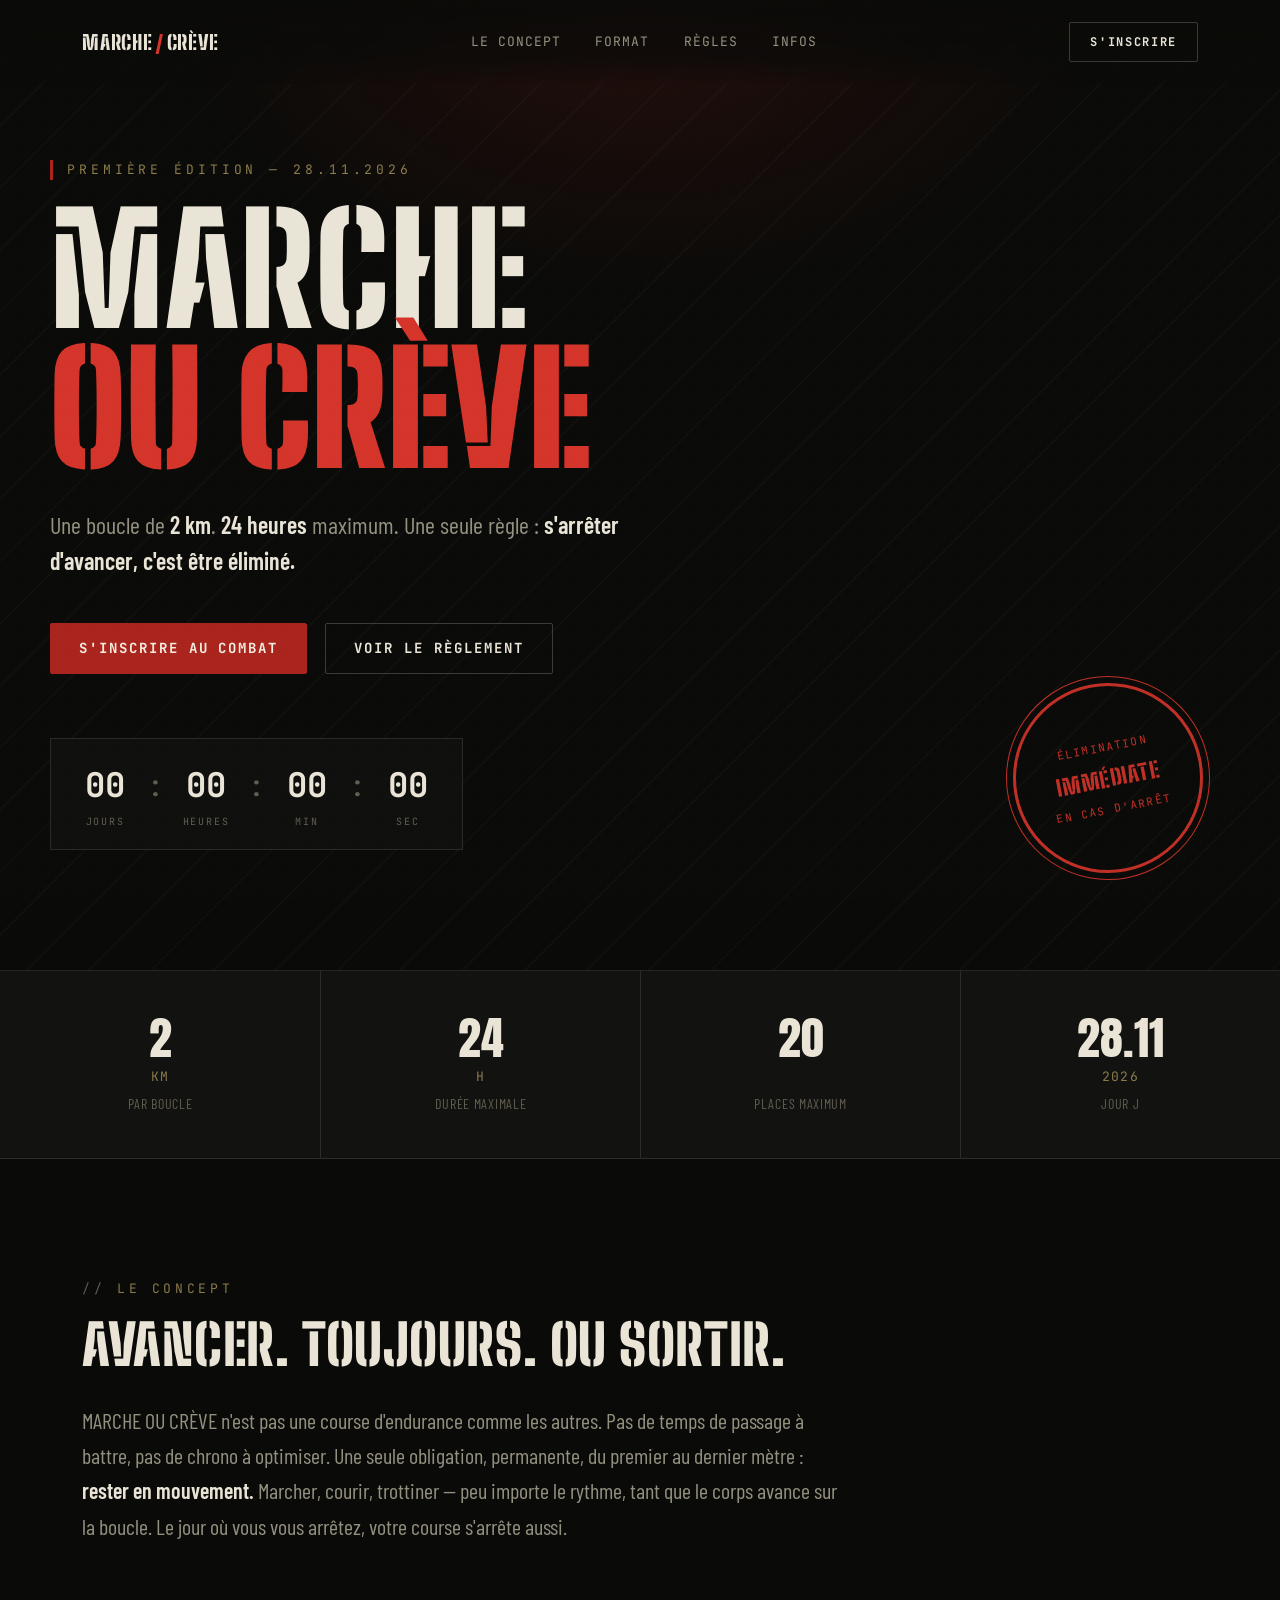
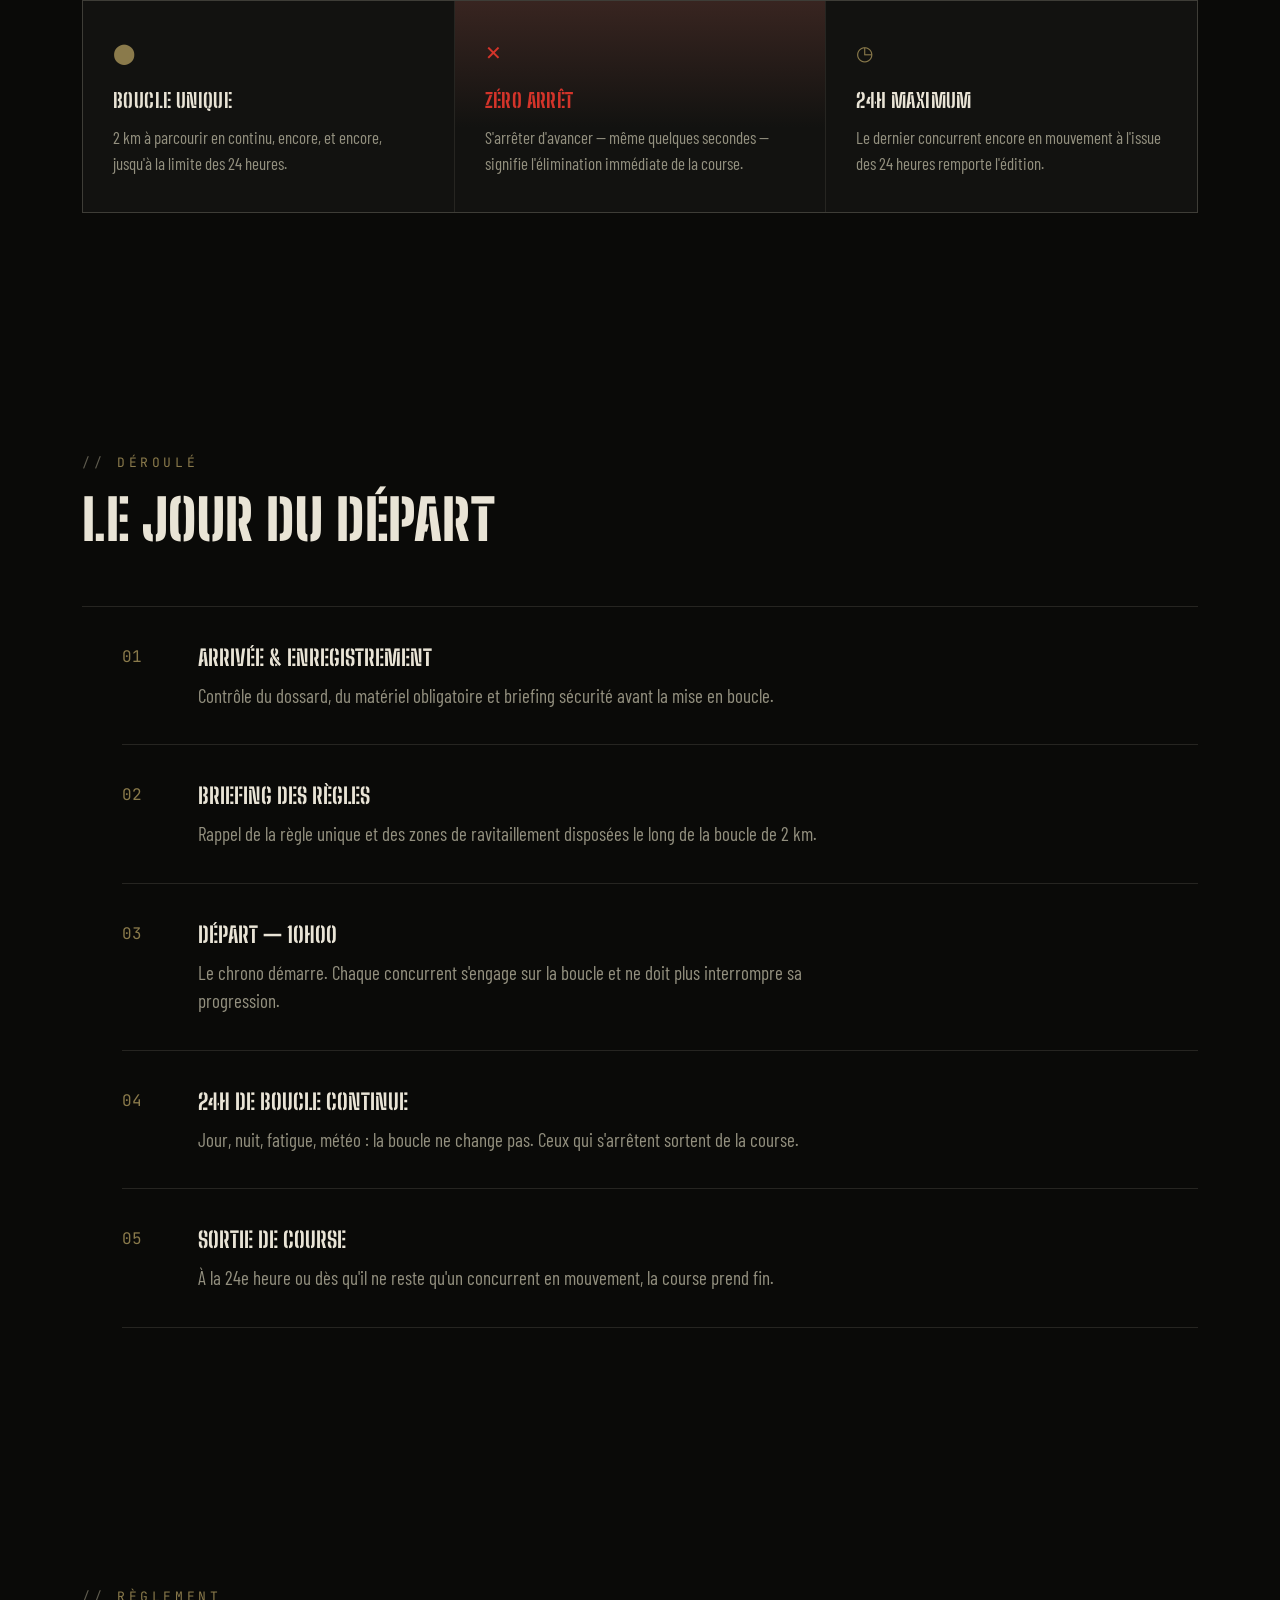
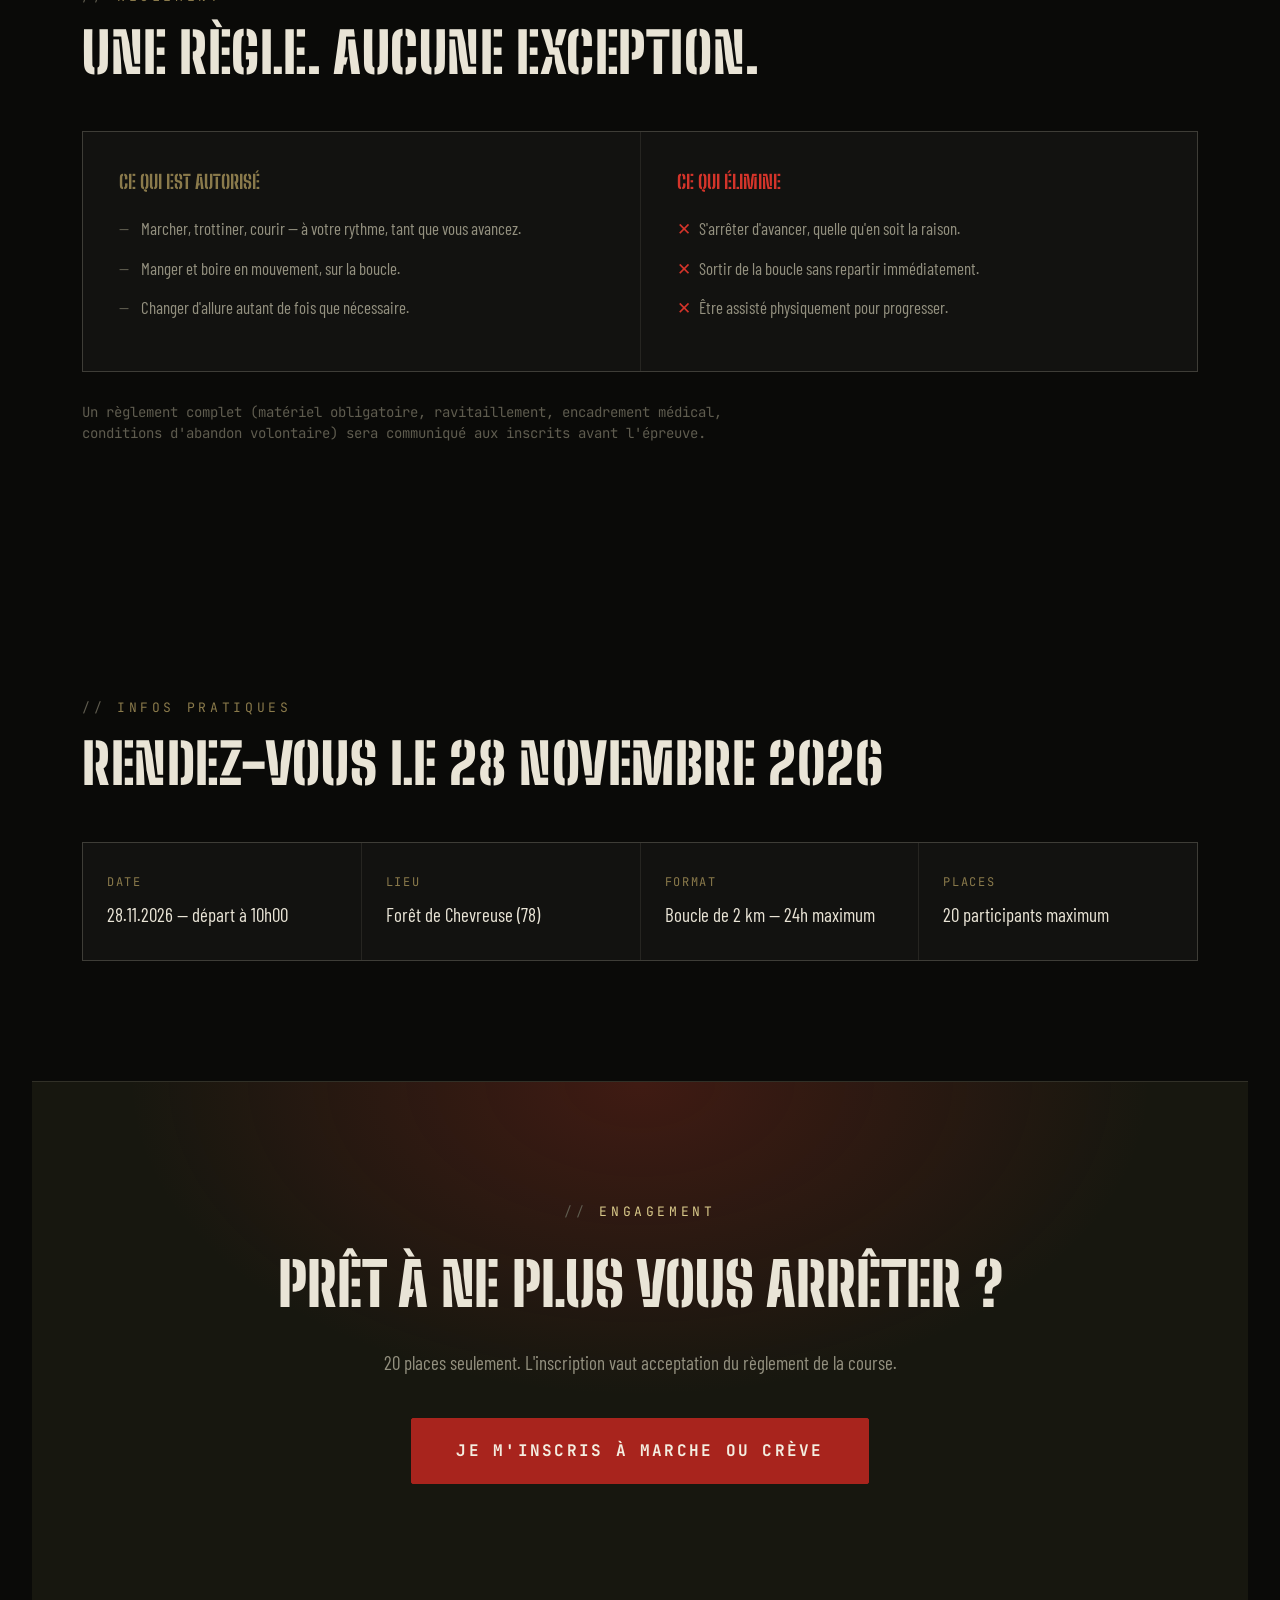
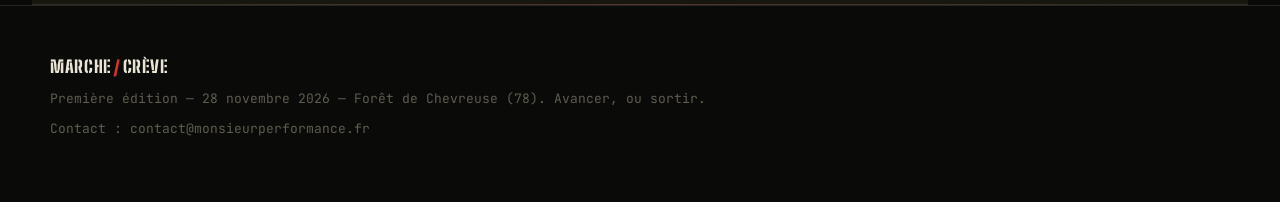
<file: index.html>
<!DOCTYPE html>
<html lang="fr">
<head>
<meta charset="UTF-8">
<meta name="viewport" content="width=device-width, initial-scale=1.0">
<title>MARCHE OU CRÈVE — 28.11.2026 — Course d'endurance 24h sans arrêt</title>
<meta name="description" content="MARCHE OU CRÈVE : une boucle de 2km. 24h maximum. Une seule règle — s'arrêter, c'est être éliminé. Première édition le 28 novembre 2026, forêt de Chevreuse (78). 20 places maximum.">
<link rel="preconnect" href="https://fonts.googleapis.com">
<link rel="preconnect" href="https://fonts.gstatic.com" crossorigin>
<link href="https://fonts.googleapis.com/css2?family=Big+Shoulders+Stencil:wght@700;900&family=Anton&family=Barlow+Condensed:ital,wght@0,400;0,500;0,600;0,700;1,500&family=JetBrains+Mono:wght@400;500;700&display=swap" rel="stylesheet">
<link rel="stylesheet" href="style.css">
</head>
<body>

<div class="grain" aria-hidden="true"></div>

<!-- ============ NAVIGATION ============ -->
<header class="site-header">
  <div class="header-inner">
    <a href="#top" class="logo">MARCHE<span class="logo-bar">/</span>CRÈVE</a>
    <nav class="main-nav" aria-label="Navigation principale">
      <a href="#concept">Le concept</a>
      <a href="#format">Format</a>
      <a href="#regles">Règles</a>
      <a href="#infos">Infos</a>
    </nav>
    <a href="inscription.html" class="btn btn-nav">S'inscrire</a>
  </div>
</header>

<main id="top">

  <!-- ============ HERO ============ -->
  <section class="hero">
    <div class="hero-stripes" aria-hidden="true"></div>
    <div class="hero-inner">
      <p class="eyebrow">PREMIÈRE ÉDITION — 28.11.2026</p>
      <h1 class="hero-title">
        <span class="line">MARCHE</span>
        <span class="line line-out">OU CRÈVE</span>
      </h1>
      <p class="hero-sub">Une boucle de <strong>2&nbsp;km</strong>. <strong>24&nbsp;heures</strong> maximum. Une seule règle : <strong>s'arrêter d'avancer, c'est être éliminé.</strong></p>

      <div class="hero-actions">
        <a href="inscription.html" class="btn btn-primary">S'inscrire au combat</a>
        <a href="#regles" class="btn btn-ghost">Voir le règlement</a>
      </div>

      <div class="countdown" aria-label="Compte à rebours avant le départ">
        <div class="countdown-item">
          <span class="countdown-num" id="cd-days">--</span>
          <span class="countdown-label">Jours</span>
        </div>
        <div class="countdown-sep">:</div>
        <div class="countdown-item">
          <span class="countdown-num" id="cd-hours">--</span>
          <span class="countdown-label">Heures</span>
        </div>
        <div class="countdown-sep">:</div>
        <div class="countdown-item">
          <span class="countdown-num" id="cd-minutes">--</span>
          <span class="countdown-label">Min</span>
        </div>
        <div class="countdown-sep">:</div>
        <div class="countdown-item">
          <span class="countdown-num" id="cd-seconds">--</span>
          <span class="countdown-label">Sec</span>
        </div>
      </div>
    </div>

    <!-- Tampon signature -->
    <div class="stamp" aria-hidden="true">
      <div class="stamp-ring">
        <span>ÉLIMINATION</span>
        <span class="stamp-center">IMMÉDIATE</span>
        <span>EN CAS D'ARRÊT</span>
      </div>
    </div>
  </section>

  <!-- ============ BANDE CHIFFRES ============ -->
  <section class="stats-bar">
    <div class="stat">
      <span class="stat-num">2</span>
      <span class="stat-unit">KM</span>
      <span class="stat-label">par boucle</span>
    </div>
    <div class="stat">
      <span class="stat-num">24</span>
      <span class="stat-unit">H</span>
      <span class="stat-label">durée maximale</span>
    </div>
    <div class="stat">
      <span class="stat-num">20</span>
      <span class="stat-unit">&nbsp;</span>
      <span class="stat-label">places maximum</span>
    </div>
    <div class="stat">
      <span class="stat-num">28.11</span>
      <span class="stat-unit">2026</span>
      <span class="stat-label">jour J</span>
    </div>
  </section>

  <!-- ============ CONCEPT ============ -->
  <section id="concept" class="section concept">
    <p class="section-eyebrow">Le concept</p>
    <h2 class="section-title">Avancer. Toujours. Ou sortir.</h2>
    <p class="section-lead">
      MARCHE OU CRÈVE n'est pas une course d'endurance comme les autres. Pas de temps de passage à battre,
      pas de chrono à optimiser. Une seule obligation, permanente, du premier au dernier mètre :
      <strong>rester en mouvement.</strong> Marcher, courir, trottiner — peu importe le rythme,
      tant que le corps avance sur la boucle. Le jour où vous vous arrêtez, votre course s'arrête aussi.
    </p>

    <div class="rule-cards">
      <article class="rule-card">
        <span class="rule-icon" aria-hidden="true">⬤</span>
        <h3>Boucle unique</h3>
        <p>2&nbsp;km à parcourir en continu, encore, et encore, jusqu'à la limite des 24&nbsp;heures.</p>
      </article>
      <article class="rule-card rule-card-alert">
        <span class="rule-icon" aria-hidden="true">✕</span>
        <h3>Zéro arrêt</h3>
        <p>S'arrêter d'avancer — même quelques secondes — signifie l'élimination immédiate de la course.</p>
      </article>
      <article class="rule-card">
        <span class="rule-icon" aria-hidden="true">◷</span>
        <h3>24h maximum</h3>
        <p>Le dernier concurrent encore en mouvement à l'issue des 24&nbsp;heures remporte l'édition.</p>
      </article>
    </div>
  </section>

  <!-- ============ FORMAT / DÉROULÉ ============ -->
  <section id="format" class="section format">
    <p class="section-eyebrow">Déroulé</p>
    <h2 class="section-title">Le jour du départ</h2>

    <ol class="timeline">
      <li class="timeline-step">
        <span class="step-num">01</span>
        <div class="step-body">
          <h3>Arrivée &amp; enregistrement</h3>
          <p>Contrôle du dossard, du matériel obligatoire et briefing sécurité avant la mise en boucle.</p>
        </div>
      </li>
      <li class="timeline-step">
        <span class="step-num">02</span>
        <div class="step-body">
          <h3>Briefing des règles</h3>
          <p>Rappel de la règle unique et des zones de ravitaillement disposées le long de la boucle de 2&nbsp;km.</p>
        </div>
      </li>
      <li class="timeline-step">
        <span class="step-num">03</span>
        <div class="step-body">
          <h3>Départ — 10h00</h3>
          <p>Le chrono démarre. Chaque concurrent s'engage sur la boucle et ne doit plus interrompre sa progression.</p>
        </div>
      </li>
      <li class="timeline-step">
        <span class="step-num">04</span>
        <div class="step-body">
          <h3>24h de boucle continue</h3>
          <p>Jour, nuit, fatigue, météo : la boucle ne change pas. Ceux qui s'arrêtent sortent de la course.</p>
        </div>
      </li>
      <li class="timeline-step">
        <span class="step-num">05</span>
        <div class="step-body">
          <h3>Sortie de course</h3>
          <p>À la 24e heure ou dès qu'il ne reste qu'un concurrent en mouvement, la course prend fin.</p>
        </div>
      </li>
    </ol>
  </section>

  <!-- ============ RÈGLEMENT ============ -->
  <section id="regles" class="section regles">
    <p class="section-eyebrow">Règlement</p>
    <h2 class="section-title">Une règle. Aucune exception.</h2>

    <div class="regles-grid">
      <div class="regle-block">
        <h3>Ce qui est autorisé</h3>
        <ul>
          <li>Marcher, trottiner, courir — à votre rythme, tant que vous avancez.</li>
          <li>Manger et boire en mouvement, sur la boucle.</li>
          <li>Changer d'allure autant de fois que nécessaire.</li>
        </ul>
      </div>
      <div class="regle-block regle-block-alert">
        <h3>Ce qui élimine</h3>
        <ul>
          <li>S'arrêter d'avancer, quelle qu'en soit la raison.</li>
          <li>Sortir de la boucle sans repartir immédiatement.</li>
          <li>Être assisté physiquement pour progresser.</li>
        </ul>
      </div>
    </div>
    <p class="regles-note">Un règlement complet (matériel obligatoire, ravitaillement, encadrement médical, conditions d'abandon volontaire) sera communiqué aux inscrits avant l'épreuve.</p>
  </section>

  <!-- ============ INFOS PRATIQUES ============ -->
  <section id="infos" class="section infos">
    <p class="section-eyebrow">Infos pratiques</p>
    <h2 class="section-title">Rendez-vous le 28 novembre 2026</h2>

    <div class="infos-grid">
      <div class="info-item">
        <span class="info-label">Date</span>
        <span class="info-value">28.11.2026 — départ à 10h00</span>
      </div>
      <div class="info-item">
        <span class="info-label">Lieu</span>
        <span class="info-value">Forêt de Chevreuse (78)</span>
      </div>
      <div class="info-item">
        <span class="info-label">Format</span>
        <span class="info-value">Boucle de 2 km — 24h maximum</span>
      </div>
      <div class="info-item">
        <span class="info-label">Places</span>
        <span class="info-value">20 participants maximum</span>
      </div>
    </div>
  </section>

  <!-- ============ INSCRIPTION ============ -->
  <section id="inscription" class="section inscription">
    <div class="inscription-box">
      <p class="section-eyebrow section-eyebrow-light">Engagement</p>
      <h2 class="inscription-title">Prêt à ne plus vous arrêter ?</h2>
      <p class="inscription-sub">20 places seulement. L'inscription vaut acceptation du règlement de la course.</p>
      <a href="inscription.html" class="btn btn-primary btn-large">Je m'inscris à MARCHE OU CRÈVE</a>
    </div>
  </section>

</main>

<!-- ============ FOOTER ============ -->
<footer class="site-footer">
  <div class="footer-inner">
    <span class="logo logo-small">MARCHE<span class="logo-bar">/</span>CRÈVE</span>
    <p class="footer-text">Première édition — 28 novembre 2026 — Forêt de Chevreuse (78). Avancer, ou sortir.</p>
    <p class="footer-contact">Contact : contact@monsieurperformance.fr</p>
  </div>
</footer>

<script src="script.js"></script>
</body>
</html>
</file>
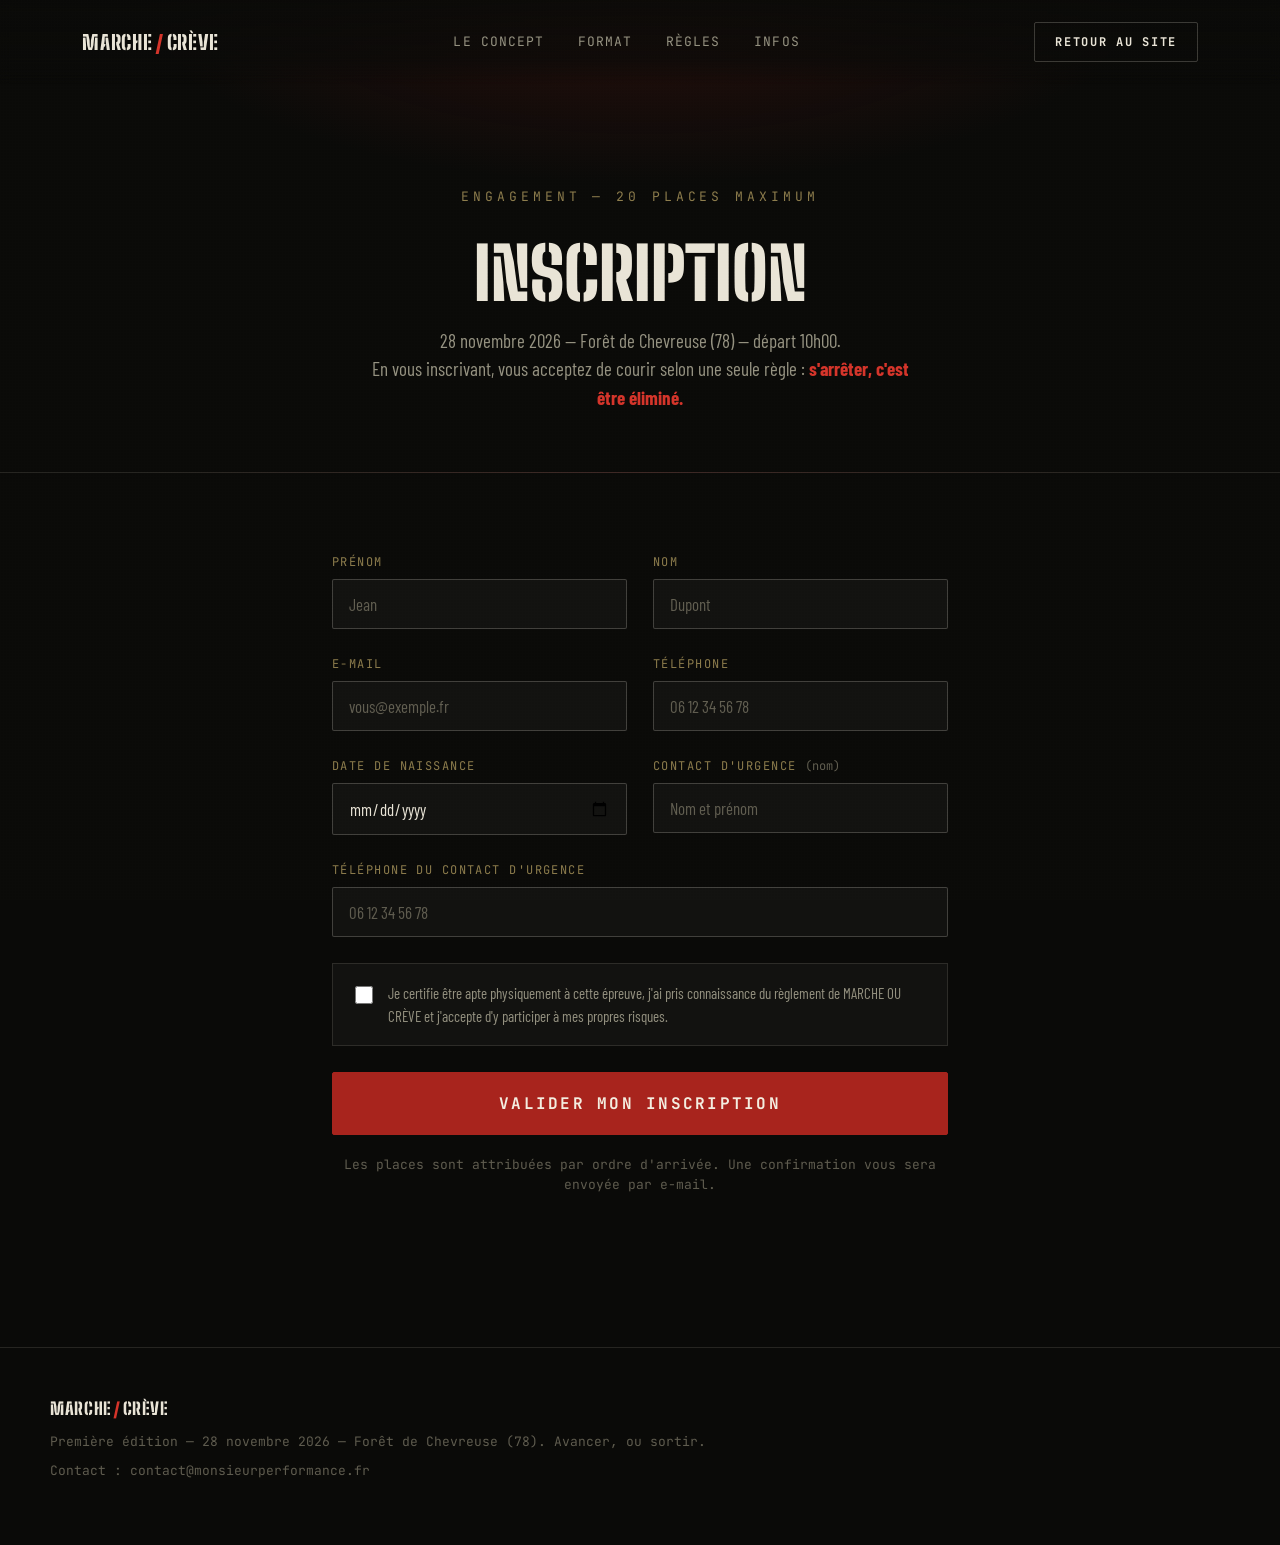
<file: inscription.html>
<!DOCTYPE html>
<html lang="fr">
<head>
<meta charset="UTF-8">
<meta name="viewport" content="width=device-width, initial-scale=1.0">
<title>Inscription — MARCHE OU CRÈVE — 28.11.2026</title>
<meta name="description" content="Inscrivez-vous à MARCHE OU CRÈVE, 20 places maximum. Forêt de Chevreuse (78), 28 novembre 2026, départ 10h00.">
<link rel="preconnect" href="https://fonts.googleapis.com">
<link rel="preconnect" href="https://fonts.gstatic.com" crossorigin>
<link href="https://fonts.googleapis.com/css2?family=Big+Shoulders+Stencil:wght@700;900&family=Anton&family=Barlow+Condensed:ital,wght@0,400;0,500;0,600;0,700;1,500&family=JetBrains+Mono:wght@400;500;700&display=swap" rel="stylesheet">
<link rel="stylesheet" href="style.css">
</head>
<body>

<div class="grain" aria-hidden="true"></div>

<!-- ============ NAVIGATION ============ -->
<header class="site-header">
  <div class="header-inner">
    <a href="index.html" class="logo">MARCHE<span class="logo-bar">/</span>CRÈVE</a>
    <nav class="main-nav" aria-label="Navigation principale">
      <a href="index.html#concept">Le concept</a>
      <a href="index.html#format">Format</a>
      <a href="index.html#regles">Règles</a>
      <a href="index.html#infos">Infos</a>
    </nav>
    <a href="index.html" class="btn btn-nav">Retour au site</a>
  </div>
</header>

<main>

  <!-- ============ EN-TÊTE ============ -->
  <section class="form-page-header">
    <p class="eyebrow">Engagement — 20 places maximum</p>
    <h1 class="form-page-title">Inscription</h1>
    <p class="form-page-sub">28 novembre 2026 — Forêt de Chevreuse (78) — départ 10h00.<br>
      En vous inscrivant, vous acceptez de courir selon une seule règle : <strong>s'arrêter, c'est être éliminé.</strong></p>
  </section>

  <!-- ============ FORMULAIRE ============ -->
  <div class="form-wrap">
    <form id="reg-form" class="reg-form" autocomplete="on">

      <!-- Configuration Web3Forms : remplacez la valeur ci-dessous par votre clé d'accès -->
      <input type="hidden" name="access_key" value="c7cb8295-d2cc-4a6d-8acb-44cd66625147">
      <input type="hidden" name="subject" value="Nouvelle inscription — MARCHE OU CRÈVE">
      <input type="hidden" name="from_name" value="Site MARCHE OU CRÈVE">
      <!-- Champ anti-spam (honeypot) : doit rester vide, ne pas supprimer -->
      <input type="checkbox" name="botcheck" class="form-hidden-honeypot" tabindex="-1" autocomplete="off">

      <div class="form-row">
        <div class="field">
          <label for="prenom">Prénom</label>
          <input type="text" id="prenom" name="Prénom" placeholder="Jean" required>
        </div>
        <div class="field">
          <label for="nom">Nom</label>
          <input type="text" id="nom" name="Nom" placeholder="Dupont" required>
        </div>
      </div>

      <div class="form-row">
        <div class="field">
          <label for="email">E-mail</label>
          <input type="email" id="email" name="Email" placeholder="vous@exemple.fr" required>
        </div>
        <div class="field">
          <label for="tel">Téléphone</label>
          <input type="tel" id="tel" name="Téléphone" placeholder="06 12 34 56 78" required>
        </div>
      </div>

      <div class="form-row">
        <div class="field">
          <label for="naissance">Date de naissance</label>
          <input type="date" id="naissance" name="Date de naissance" required>
        </div>
        <div class="field">
          <label for="urgence-nom">Contact d'urgence <span class="opt">(nom)</span></label>
          <input type="text" id="urgence-nom" name="Contact urgence - nom" placeholder="Nom et prénom" required>
        </div>
      </div>

      <div class="field">
        <label for="urgence-tel">Téléphone du contact d'urgence</label>
        <input type="tel" id="urgence-tel" name="Contact urgence - téléphone" placeholder="06 12 34 56 78" required>
      </div>

      <div class="field field-check">
        <input type="checkbox" id="accept" name="Règlement accepté" value="Oui" required>
        <label for="accept">Je certifie être apte physiquement à cette épreuve, j'ai pris connaissance du règlement de MARCHE OU CRÈVE et j'accepte d'y participer à mes propres risques.</label>
      </div>

      <button type="submit" class="btn btn-primary btn-large btn-full" id="submit-btn">Valider mon inscription</button>

      <p class="form-note">Les places sont attribuées par ordre d'arrivée. Une confirmation vous sera envoyée par e-mail.</p>

      <div class="form-status" id="form-status" role="status" aria-live="polite"></div>
    </form>
  </div>

</main>

<!-- ============ FOOTER ============ -->
<footer class="site-footer">
  <div class="footer-inner">
    <span class="logo logo-small">MARCHE<span class="logo-bar">/</span>CRÈVE</span>
    <p class="footer-text">Première édition — 28 novembre 2026 — Forêt de Chevreuse (78). Avancer, ou sortir.</p>
    <p class="footer-contact">Contact : contact@monsieurperformance.fr</p>
  </div>
</footer>

<script src="inscription.js"></script>
</body>
</html>
</file>
<file: style.css>
/* ==========================================================================
   MARCHE OU CRÈVE — tokens
   ========================================================================== */
:root{
  --bg:            #0a0a08;
  --bg-panel:      #121210;
  --bg-panel-alt:  #17170f;
  --bg-raised:     #1c1c14;

  --text:          #e9e4d6;
  --text-muted:    #93907f;
  --text-dim:      #5f5c4f;

  --khaki:         #8a7a4b;
  --khaki-dim:     #4d452f;

  --red:           #a8241d;
  --red-bright:    #d4342a;

  --line:          rgba(233,228,214,0.12);
  --line-strong:   rgba(233,228,214,0.22);

  --font-stencil:  'Big Shoulders Stencil', sans-serif;
  --font-display:  'Anton', sans-serif;
  --font-body:     'Barlow Condensed', sans-serif;
  --font-mono:     'JetBrains Mono', monospace;

  --container: 1180px;
}

*,*::before,*::after{ box-sizing:border-box; }
html{ scroll-behavior:smooth; }

body{
  margin:0;
  background:var(--bg);
  color:var(--text);
  font-family:var(--font-body);
  font-size:19px;
  line-height:1.5;
  -webkit-font-smoothing:antialiased;
}

@media (prefers-reduced-motion: reduce){
  html{ scroll-behavior:auto; }
  *{ animation-duration:0.001ms !important; animation-iteration-count:1 !important; transition-duration:0.001ms !important; }
}

a{ color:inherit; text-decoration:none; }
ul{ margin:0; padding:0; list-style:none; }
img{ max-width:100%; display:block; }

.grain{
  position:fixed; inset:0; z-index:999; pointer-events:none;
  opacity:0.05; mix-blend-mode:overlay;
  background-image:
    repeating-linear-gradient(0deg, rgba(255,255,255,.6) 0 1px, transparent 1px 3px),
    repeating-linear-gradient(90deg, rgba(255,255,255,.4) 0 1px, transparent 1px 3px);
}

.section{
  max-width:var(--container);
  margin:0 auto;
  padding:120px 32px;
}

.section-eyebrow{
  font-family:var(--font-mono);
  font-size:13px;
  letter-spacing:0.28em;
  text-transform:uppercase;
  color:var(--khaki);
  margin:0 0 18px;
}
.section-eyebrow::before{ content:"// "; color:var(--text-dim); }
.section-eyebrow-light{ color:#d9c98a; }

.section-title{
  font-family:var(--font-stencil);
  font-weight:900;
  font-size:clamp(32px, 4.4vw, 56px);
  text-transform:uppercase;
  line-height:1.05;
  margin:0 0 28px;
  letter-spacing:0.01em;
}

.section-lead{
  max-width:760px;
  font-size:22px;
  color:var(--text-muted);
  line-height:1.6;
}
.section-lead strong{ color:var(--text); font-weight:600; }

/* ==========================================================================
   Buttons
   ========================================================================== */
.btn{
  display:inline-flex;
  align-items:center;
  justify-content:center;
  gap:10px;
  padding:14px 28px;
  font-family:var(--font-mono);
  font-size:14px;
  font-weight:700;
  letter-spacing:0.14em;
  text-transform:uppercase;
  border:1px solid var(--line-strong);
  border-radius:2px;
  cursor:pointer;
  transition:transform .15s ease, background .15s ease, border-color .15s ease, color .15s ease;
  white-space:nowrap;
}
.btn:hover{ transform:translateY(-2px); }
.btn:active{ transform:translateY(0); }
.btn:disabled{ opacity:0.5; cursor:not-allowed; transform:none; }

.btn-primary{
  background:var(--red);
  border-color:var(--red);
  color:#f4ede0;
}
.btn-primary:hover{ background:var(--red-bright); border-color:var(--red-bright); }

.btn-ghost{
  background:transparent;
  color:var(--text);
  border-color:var(--line-strong);
}
.btn-ghost:hover{ border-color:var(--khaki); color:#d9c98a; }

.btn-nav{
  padding:10px 20px;
  font-size:12px;
}

.btn-large{
  padding:20px 44px;
  font-size:16px;
}

.btn-full{ width:100%; }

/* ==========================================================================
   Header
   ========================================================================== */
.site-header{
  position:fixed;
  inset:0 0 auto 0;
  z-index:100;
  background:linear-gradient(to bottom, rgba(10,10,8,0.92), rgba(10,10,8,0.7) 70%, transparent);
  backdrop-filter:blur(6px);
}
.header-inner{
  max-width:var(--container);
  margin:0 auto;
  padding:22px 32px;
  display:flex;
  align-items:center;
  justify-content:space-between;
  gap:24px;
}

.logo{
  font-family:var(--font-stencil);
  font-weight:900;
  font-size:20px;
  letter-spacing:0.04em;
  text-transform:uppercase;
  color:var(--text);
  white-space:nowrap;
}
.logo-bar{ color:var(--red-bright); margin:0 2px; }
.logo-small{ font-size:17px; }

.main-nav{
  display:flex;
  gap:34px;
  font-family:var(--font-mono);
  font-size:13px;
  letter-spacing:0.08em;
  text-transform:uppercase;
}
.main-nav a{ color:var(--text-muted); transition:color .15s ease; }
.main-nav a:hover{ color:var(--text); }

@media (max-width:820px){
  .main-nav{ display:none; }
}

/* ==========================================================================
   Hero
   ========================================================================== */
.hero{
  position:relative;
  min-height:100vh;
  display:flex;
  align-items:center;
  padding:160px 32px 120px;
  overflow:hidden;
  border-bottom:1px solid var(--line);
}

.hero-stripes{
  position:absolute; inset:0; z-index:0;
  background:
    radial-gradient(ellipse 60% 50% at 50% 0%, rgba(168,36,29,0.16), transparent 60%),
    repeating-linear-gradient(135deg, rgba(233,228,214,0.025) 0 2px, transparent 2px 44px);
}

.hero-inner{
  position:relative;
  z-index:1;
  max-width:var(--container);
  margin:0 auto;
  width:100%;
}

.eyebrow{
  font-family:var(--font-mono);
  font-size:13px;
  letter-spacing:0.3em;
  text-transform:uppercase;
  color:var(--khaki);
  margin:0 0 20px;
  border-left:3px solid var(--red);
  padding-left:14px;
}

.hero-title{
  margin:0 0 28px;
  font-family:var(--font-stencil);
  font-weight:900;
  text-transform:uppercase;
  line-height:0.92;
}
.hero-title .line{
  display:block;
  font-size:clamp(56px, 12vw, 152px);
  letter-spacing:0.01em;
}
.hero-title .line-out{
  color:var(--red-bright);
  -webkit-text-stroke:2px var(--red-bright);
}

.hero-sub{
  max-width:640px;
  font-size:24px;
  color:var(--text-muted);
  margin:0 0 44px;
  line-height:1.5;
}
.hero-sub strong{ color:var(--text); font-weight:600; }

.hero-actions{
  display:flex;
  gap:18px;
  flex-wrap:wrap;
  margin-bottom:64px;
}

.countdown{
  display:flex;
  align-items:center;
  gap:14px;
  width:fit-content;
  padding:20px 26px;
  background:rgba(18,18,16,0.7);
  border:1px solid var(--line);
}
.countdown-item{
  display:flex;
  flex-direction:column;
  align-items:center;
  min-width:56px;
}
.countdown-num{
  font-family:var(--font-mono);
  font-size:34px;
  font-weight:700;
  color:var(--text);
  font-variant-numeric:tabular-nums;
}
.countdown-label{
  font-family:var(--font-mono);
  font-size:10px;
  letter-spacing:0.18em;
  text-transform:uppercase;
  color:var(--text-dim);
  margin-top:4px;
}
.countdown-sep{
  font-family:var(--font-mono);
  font-size:28px;
  color:var(--text-dim);
  transform:translateY(-8px);
}

@media (max-width:560px){
  .countdown{ gap:8px; padding:16px; }
  .countdown-item{ min-width:44px; }
  .countdown-num{ font-size:24px; }
}

/* signature element — inspection stamp */
.stamp{
  position:absolute;
  right:6%;
  bottom:10%;
  z-index:1;
  transform:rotate(-11deg);
  opacity:0.9;
  pointer-events:none;
}
.stamp-ring{
  width:190px;
  height:190px;
  border:3px solid var(--red-bright);
  border-radius:50%;
  outline:1px solid var(--red-bright);
  outline-offset:6px;
  display:flex;
  flex-direction:column;
  align-items:center;
  justify-content:center;
  text-align:center;
  gap:2px;
  font-family:var(--font-mono);
  font-size:11px;
  letter-spacing:0.12em;
  text-transform:uppercase;
  color:var(--red-bright);
}
.stamp-center{
  font-family:var(--font-stencil);
  font-weight:900;
  font-size:22px;
  letter-spacing:0.04em;
  margin:4px 0;
}

@media (max-width:900px){
  .stamp{ display:none; }
}

/* ==========================================================================
   Stats bar
   ========================================================================== */
.stats-bar{
  display:grid;
  grid-template-columns:repeat(4,1fr);
  border-bottom:1px solid var(--line);
  background:var(--bg-panel);
}
.stat{
  padding:44px 20px;
  text-align:center;
  border-left:1px solid var(--line);
  display:flex;
  flex-direction:column;
  align-items:center;
}
.stat:first-child{ border-left:none; }
.stat-num{
  font-family:var(--font-display);
  font-size:clamp(30px, 4vw, 46px);
  color:var(--text);
  line-height:1;
}
.stat-unit{
  font-family:var(--font-mono);
  font-size:13px;
  color:var(--khaki);
  letter-spacing:0.1em;
  margin-top:6px;
}
.stat-label{
  font-family:var(--font-body);
  font-size:14px;
  color:var(--text-dim);
  text-transform:uppercase;
  letter-spacing:0.05em;
  margin-top:6px;
}

@media (max-width:700px){
  .stats-bar{ grid-template-columns:repeat(2,1fr); }
  .stat:nth-child(3){ border-left:none; }
}

/* ==========================================================================
   Concept — rule cards
   ========================================================================== */
.rule-cards{
  display:grid;
  grid-template-columns:repeat(3,1fr);
  gap:1px;
  background:var(--line);
  margin-top:56px;
  border:1px solid var(--line);
}
.rule-card{
  background:var(--bg-panel);
  padding:36px 30px;
}
.rule-card h3{
  font-family:var(--font-stencil);
  font-weight:700;
  font-size:20px;
  text-transform:uppercase;
  letter-spacing:0.02em;
  margin:18px 0 10px;
}
.rule-card p{
  color:var(--text-muted);
  font-size:17px;
  margin:0;
}
.rule-icon{
  display:inline-flex;
  font-size:20px;
  color:var(--khaki);
}
.rule-card-alert{ background:linear-gradient(180deg, rgba(168,36,29,0.14), var(--bg-panel) 60%); }
.rule-card-alert .rule-icon{ color:var(--red-bright); }
.rule-card-alert h3{ color:var(--red-bright); }

@media (max-width:820px){
  .rule-cards{ grid-template-columns:1fr; }
}

/* ==========================================================================
   Format — timeline
   ========================================================================== */
.timeline{
  margin-top:56px;
  border-top:1px solid var(--line);
}
.timeline-step{
  display:flex;
  gap:32px;
  padding:34px 0;
  border-bottom:1px solid var(--line);
}
.step-num{
  font-family:var(--font-mono);
  font-size:16px;
  color:var(--khaki);
  min-width:44px;
  padding-top:4px;
}
.step-body h3{
  font-family:var(--font-stencil);
  font-weight:700;
  font-size:22px;
  text-transform:uppercase;
  margin:0 0 8px;
}
.step-body p{
  color:var(--text-muted);
  margin:0;
  max-width:640px;
}

/* ==========================================================================
   Règles
   ========================================================================== */
.regles-grid{
  display:grid;
  grid-template-columns:1fr 1fr;
  gap:1px;
  background:var(--line);
  border:1px solid var(--line);
  margin-top:48px;
}
.regle-block{
  background:var(--bg-panel);
  padding:36px;
}
.regle-block h3{
  font-family:var(--font-stencil);
  font-size:19px;
  text-transform:uppercase;
  margin:0 0 20px;
  color:var(--khaki);
}
.regle-block-alert h3{ color:var(--red-bright); }
.regle-block li{
  position:relative;
  padding-left:22px;
  margin-bottom:14px;
  color:var(--text-muted);
  font-size:17px;
}
.regle-block li::before{
  content:"—";
  position:absolute;
  left:0;
  color:var(--text-dim);
}
.regle-block-alert li::before{ content:"✕"; color:var(--red-bright); }

.regles-note{
  margin-top:30px;
  font-family:var(--font-mono);
  font-size:14px;
  color:var(--text-dim);
  max-width:700px;
}

@media (max-width:700px){
  .regles-grid{ grid-template-columns:1fr; }
}

/* ==========================================================================
   Infos pratiques
   ========================================================================== */
.infos-grid{
  display:grid;
  grid-template-columns:repeat(4,1fr);
  gap:1px;
  background:var(--line);
  border:1px solid var(--line);
  margin-top:48px;
}
.info-item{
  background:var(--bg-panel);
  padding:30px 24px;
  display:flex;
  flex-direction:column;
  gap:10px;
}
.info-label{
  font-family:var(--font-mono);
  font-size:12px;
  letter-spacing:0.14em;
  text-transform:uppercase;
  color:var(--khaki);
}
.info-value{
  font-family:var(--font-body);
  font-size:19px;
  color:var(--text);
}

@media (max-width:820px){
  .infos-grid{ grid-template-columns:1fr 1fr; }
}
@media (max-width:520px){
  .infos-grid{ grid-template-columns:1fr; }
}

/* ==========================================================================
   Inscription — CTA (page d'accueil)
   ========================================================================== */
.inscription{
  padding-top:0;
  padding-bottom:0;
  max-width:none;
}
.inscription-box{
  background:
    radial-gradient(ellipse 70% 100% at 50% 0%, rgba(168,36,29,0.28), transparent 60%),
    var(--bg-panel-alt);
  border-top:1px solid var(--line);
  border-bottom:1px solid var(--line);
  padding:120px 32px;
  text-align:center;
}
.inscription-title{
  font-family:var(--font-stencil);
  font-weight:900;
  font-size:clamp(34px, 5vw, 60px);
  text-transform:uppercase;
  margin:0 0 20px;
}
.inscription-sub{
  color:var(--text-muted);
  font-size:19px;
  max-width:520px;
  margin:0 auto 40px;
}

/* ==========================================================================
   Page d'inscription — formulaire
   ========================================================================== */
.form-page-header{
  padding:180px 32px 60px;
  text-align:center;
  border-bottom:1px solid var(--line);
  background:radial-gradient(ellipse 60% 60% at 50% 0%, rgba(168,36,29,0.18), transparent 65%);
}
.form-page-header .eyebrow{
  display:inline-block;
  border-left:none;
  padding-left:0;
}
.form-page-title{
  font-family:var(--font-stencil);
  font-weight:900;
  font-size:clamp(38px, 6vw, 72px);
  text-transform:uppercase;
  margin:10px 0 18px;
  line-height:1;
}
.form-page-sub{
  color:var(--text-muted);
  font-size:19px;
  max-width:560px;
  margin:0 auto;
}
.form-page-sub strong{ color:var(--red-bright); }

.form-wrap{
  max-width:680px;
  margin:0 auto;
  padding:80px 32px 140px;
}

.reg-form{
  display:flex;
  flex-direction:column;
  gap:26px;
}

.form-row{
  display:grid;
  grid-template-columns:1fr 1fr;
  gap:26px;
}
@media (max-width:600px){
  .form-row{ grid-template-columns:1fr; }
}

.field{
  display:flex;
  flex-direction:column;
  gap:8px;
}
.field label{
  font-family:var(--font-mono);
  font-size:12px;
  letter-spacing:0.12em;
  text-transform:uppercase;
  color:var(--khaki);
}
.field label .opt{
  color:var(--text-dim);
  text-transform:none;
  letter-spacing:0;
}
.field input,
.field select{
  background:var(--bg-panel);
  border:1px solid var(--line-strong);
  color:var(--text);
  font-family:var(--font-body);
  font-size:17px;
  padding:14px 16px;
  border-radius:2px;
  outline:none;
  transition:border-color .15s ease, background .15s ease;
}
.field input:focus,
.field select:focus{
  border-color:var(--red-bright);
  background:var(--bg-raised);
}
.field input::placeholder{ color:var(--text-dim); }

.field-check{
  flex-direction:row;
  align-items:flex-start;
  gap:12px;
  padding:18px;
  background:var(--bg-panel);
  border:1px solid var(--line);
}
.field-check input{
  margin-top:4px;
  width:18px;
  height:18px;
  accent-color:var(--red-bright);
  flex-shrink:0;
}
.field-check label{
  font-family:var(--font-body);
  font-size:15px;
  color:var(--text-muted);
  text-transform:none;
  letter-spacing:0;
  line-height:1.5;
}

.form-note{
  font-family:var(--font-mono);
  font-size:13px;
  color:var(--text-dim);
  text-align:center;
  margin-top:-6px;
}

.form-status{
  display:none;
  padding:18px 20px;
  border:1px solid var(--line-strong);
  font-family:var(--font-mono);
  font-size:14px;
  line-height:1.6;
}
.form-status.is-visible{ display:block; }
.form-status.is-success{
  border-color:var(--khaki);
  color:#d9c98a;
  background:rgba(138,122,75,0.1);
}
.form-status.is-error{
  border-color:var(--red-bright);
  color:#f2a19c;
  background:rgba(168,36,29,0.1);
}

.form-hidden-honeypot{
  position:absolute;
  left:-9999px;
  opacity:0;
  pointer-events:none;
}

/* ==========================================================================
   Footer
   ========================================================================== */
.site-footer{
  border-top:1px solid var(--line);
  padding:48px 32px 64px;
}
.footer-inner{
  max-width:var(--container);
  margin:0 auto;
  display:flex;
  flex-direction:column;
  gap:10px;
}
.footer-text, .footer-contact{
  font-family:var(--font-mono);
  font-size:13px;
  color:var(--text-dim);
  margin:0;
}
</file>
